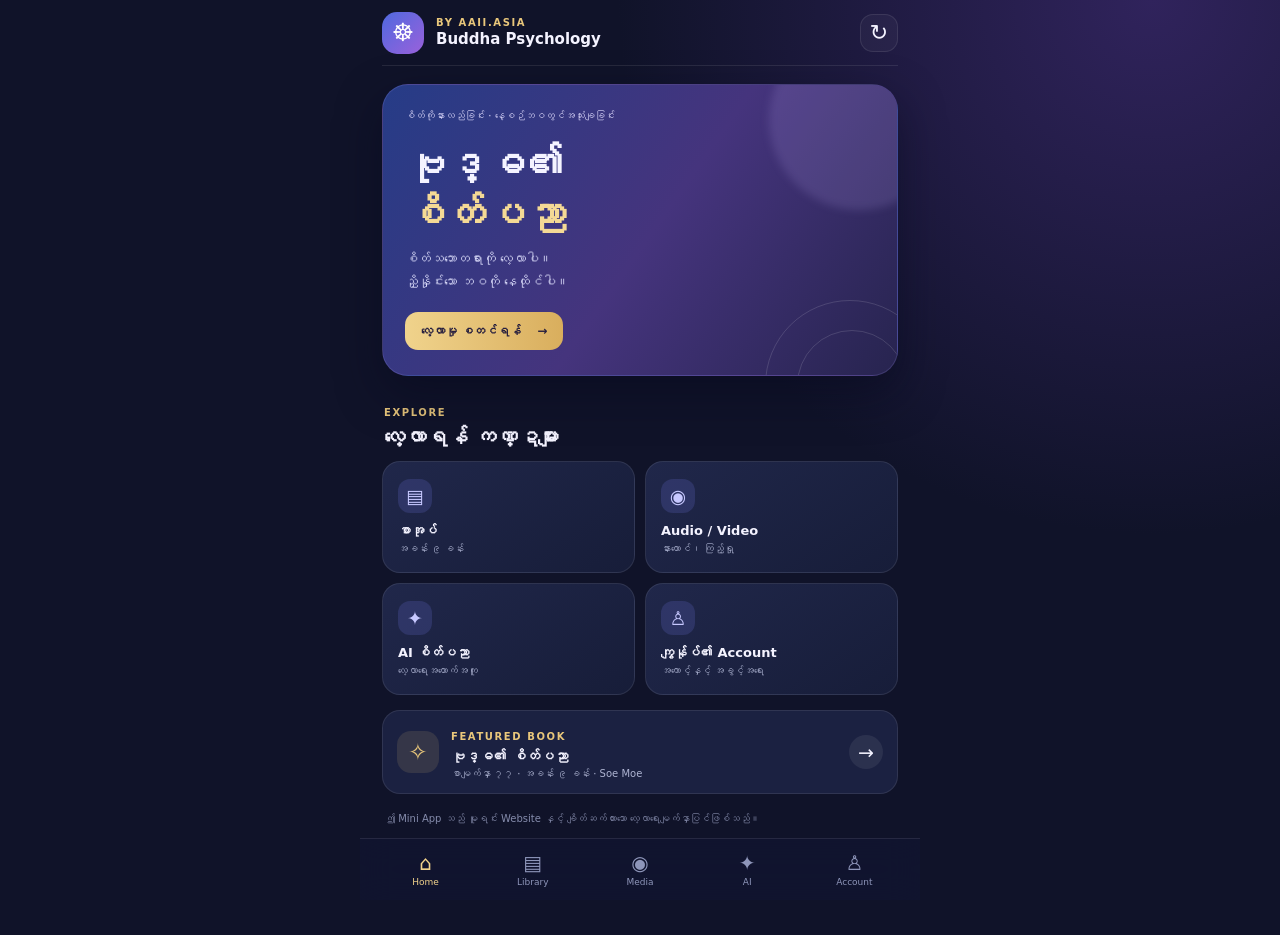
<file: telegram-ecosystem/public/miniapp/index.html>
<!doctype html>
<html lang="my">
<head>
  <meta charset="utf-8">
  <meta name="viewport" content="width=device-width, initial-scale=1, viewport-fit=cover">
  <meta name="theme-color" content="#11152f">
  <meta name="description" content="Buddha Psychology — စိတ်ကိုနားလည်၊ ဘဝကိုညှိနှိုင်း">
  <title>Buddha Psychology | Telegram Mini App</title>
  <link rel="stylesheet" href="./assets/app.css">
  <script src="https://telegram.org/js/telegram-web-app.js?64"></script>
</head>
<body>
<div class="app-shell">
  <header class="topbar">
    <div class="brand-mark" aria-hidden="true">☸</div>
    <div class="brand-copy"><div class="eyebrow">BY AAII.ASIA</div><div class="brand-title">Buddha Psychology</div></div>
    <button class="icon-button" id="refresh-button" aria-label="Refresh">↻</button>
  </header>
  <main>
    <section class="screen active" id="screen-home">
      <div class="hero-card">
        <div class="hero-glow"></div>
        <div class="hero-kicker">စိတ်ကိုနားလည်ခြင်း · နေ့စဉ်ဘဝတွင်အသုံးချခြင်း</div>
        <h1>ဗုဒ္ဓ၏<br><span>စိတ်ပညာ</span></h1>
        <p>စိတ်သဘောတရားကို လေ့လာပါ။<br>ညှိနှိုင်းသော ဘဝကို နေထိုင်ပါ။</p>
        <button class="primary-button" data-go="library">လေ့လာမှု စတင်ရန် <span>→</span></button>
        <div class="hero-orbit orbit-one"></div><div class="hero-orbit orbit-two"></div>
      </div>
      <div class="section-heading"><div><span class="eyebrow">EXPLORE</span><h2>လေ့လာရန် ကဏ္ဍများ</h2></div></div>
      <div class="quick-grid">
        <button class="quick-card" data-go="library"><span class="quick-icon">▤</span><b>စာအုပ်</b><small>အခန်း ၉ ခန်း</small></button>
        <button class="quick-card" data-go="media"><span class="quick-icon">◉</span><b>Audio / Video</b><small>နားထောင်၊ ကြည့်ရှု</small></button>
        <button class="quick-card" data-go="ai"><span class="quick-icon">✦</span><b>AI စိတ်ပညာ</b><small>လေ့လာရေးအထောက်အကူ</small></button>
        <button class="quick-card" data-go="account"><span class="quick-icon">♙</span><b>ကျွန်ုပ်၏ Account</b><small>အကောင့်နှင့် အခွင့်အရေး</small></button>
      </div>
      <div class="feature-card"><div class="feature-icon">✧</div><div><span class="eyebrow">FEATURED BOOK</span><h3>ဗုဒ္ဓ၏ စိတ်ပညာ</h3><p>စာမျက်နှာ ၇၇ · အခန်း ၉ ခန်း · Soe Moe</p></div><button class="round-arrow" data-go="library" aria-label="Open book">→</button></div>
      <p class="fine-print">ဤ Mini App သည် မူရင်း Website နှင့် ချိတ်ဆက်ထားသော လေ့လာရေးမျက်နှာပြင်ဖြစ်သည်။</p>
    </section>
    <section class="screen" id="screen-library">
      <div class="page-heading"><span class="eyebrow">COMPLETE BOOK</span><h1>စာအုပ် Library</h1><p>ဗုဒ္ဓ၏ စိတ်ပညာ · အခန်း ၉ ခန်း</p></div>
      <div class="book-banner"><div class="book-symbol">☸</div><div><b>ဗုဒ္ဓ၏ စိတ်ပညာ</b><small>Soe Moe · PDF စာမျက်နှာ ၇၇</small></div></div>
      <div class="notice"><b>ဖတ်ရှုခွင့်</b><span>အခန်း ၁ — Free · အခန်း ၂ မှ ၉ — Premium</span></div>
      <div id="chapter-list" class="chapter-list"><div class="loading">စာအုပ်စာရင်း ဖွင့်နေသည်…</div></div>
    </section>
    <section class="screen" id="screen-media">
      <div class="page-heading"><span class="eyebrow">LISTEN & WATCH</span><h1>Audio / Video</h1><p>နားထောင်ပါ။ ကြည့်ရှုပါ။ ပြန်လည်ဆင်ခြင်ပါ။</p></div>
      <div class="media-card"><div class="media-icon">◉</div><div><b>Audio Books</b><p>အသံဖိုင်များနှင့် တရားလေ့လာရေး</p><span class="status-pill">Library Sync ချိတ်ဆက်ရန်</span></div></div>
      <div class="media-card"><div class="media-icon">▷</div><div><b>Video Books</b><p>Video သင်ခန်းစာများနှင့် အကြောင်းအရာများ</p><span class="status-pill">Library Sync ချိတ်ဆက်ရန်</span></div></div>
      <p class="fine-print">Media ဖွင့်ခြင်းနှင့် Premium ခွင့်ပြုချက်ကို မူရင်း Server နှင့် ချိတ်ဆက်ပြီးမှ အသက်သွင်းမည်။</p>
    </section>
    <section class="screen" id="screen-ai">
      <div class="page-heading"><span class="eyebrow">AI LEARNING</span><h1>AI စိတ်ပညာ</h1><p>မိမိ၏ စိတ်နှင့် ခံစားချက်များကို လေ့လာရန် အထောက်အကူ။</p></div>
      <div class="ai-card"><div class="ai-orb">✦</div><h2>မိမိကိုယ်ကို သတိပြုလေ့လာပါ</h2><p>Mindfulness, Self-awareness နှင့် Reflective Practice များကို လေ့လာနိုင်ရန် ပြင်ဆင်ထားသည်။</p></div>
      <div class="notice warning"><b>AI Service အခြေအနေ</b><span>Live AI API ကို မချိတ်ဆက်ရသေးပါ။ လက်ရှိသည် သင်ယူရေး Preview သာဖြစ်သည်။</span></div>
      <p class="fine-print">ဤအကြောင်းအရာသည် ပညာရေးအတွက်သာဖြစ်ပြီး diagnosis, psychotherapy သို့မဟုတ် crisis care ကို အစားမထိုးပါ။</p>
    </section>
    <section class="screen" id="screen-membership">
      <div class="page-heading"><span class="eyebrow">MEMBERSHIP</span><h1>အသင်းဝင်ခွင့်</h1><p>Premium အခွင့်အရေးကို မူရင်း Admin Server မှ စစ်ဆေးမည်။</p></div>
      <div class="plan-card"><span class="eyebrow">FREE</span><h2>Free Explorer</h2><p>အခမဲ့အကြောင်းအရာများကို စတင်လေ့လာရန်။</p></div>
      <div class="plan-card"><span class="eyebrow">LIFETIME</span><h2>Lifetime App</h2><p>မူရင်း Buddha Psychology App အခွင့်အရေး။</p></div>
      <div class="plan-card"><span class="eyebrow">LIFETIME + BOOKS</span><h2>Lifetime App + Books</h2><p>App နှင့် စာအုပ်အခွင့်အရေး ပေါင်းစည်းထားသော Package။</p></div>
      <div class="notice warning"><b>Telegram Checkout ကို ယာယီပိတ်ထားသည်</b><span>Telegram အတွင်း digital goods/services ရောင်းချရာတွင် Telegram Stars (XTR) ကို အသုံးပြုရသည်။ Stars ဈေးနှုန်း၊ order verification နှင့် refund flow မပြီးမချင်း ဝယ်ယူမှုမဖွင့်ပါ။</span></div>
    </section>
    <section class="screen" id="screen-account">
      <div class="page-heading"><span class="eyebrow">MY ACCOUNT</span><h1>ကျွန်ုပ်၏ Account</h1><p>Telegram အကောင့်နှင့် Buddha Psychology အခွင့်အရေး။</p></div>
      <div class="account-card"><div class="avatar" id="avatar">BP</div><div><b id="account-name">Telegram မှ ဖွင့်ပါ</b><small id="account-handle">Login မလုပ်ရသေးပါ</small></div></div>
      <div class="account-row"><span>Telegram Login</span><b id="login-status">မချိတ်ဆက်ရသေး</b></div>
      <div class="account-row"><span>Buddha Psychology Account</span><b id="link-status">မချိတ်ဆက်ရသေး</b></div>
      <div class="account-row"><span>Premium Access</span><b id="premium-status">Server စစ်ဆေးရန်လို</b></div>
      <div class="notice warning"><b>Account ချိတ်ဆက်မှု</b><span>လက်ရှိ Admin Server V5.3 ၏ အတည်ပြုထားသော account-link API ကို မစစ်ဆေးရသေးပါ။ Password သို့မဟုတ် License Code ကို ဤနေရာတွင် မထည့်ပါနှင့်။</span></div>
      <button class="secondary-button" id="website-button">Official Website ဖွင့်ရန် ↗</button>
    </section>
  </main>
  <nav class="bottom-nav" aria-label="Main navigation">
    <button class="nav-item active" data-tab="home"><span>⌂</span><small>Home</small></button>
    <button class="nav-item" data-tab="library"><span>▤</span><small>Library</small></button>
    <button class="nav-item" data-tab="media"><span>◉</span><small>Media</small></button>
    <button class="nav-item" data-tab="ai"><span>✦</span><small>AI</small></button>
    <button class="nav-item" data-tab="account"><span>♙</span><small>Account</small></button>
  </nav>
  <div class="toast" id="toast" role="status" aria-live="polite"></div>
</div>
<script src="./assets/app.js"></script>
</body>
</html>
</file>
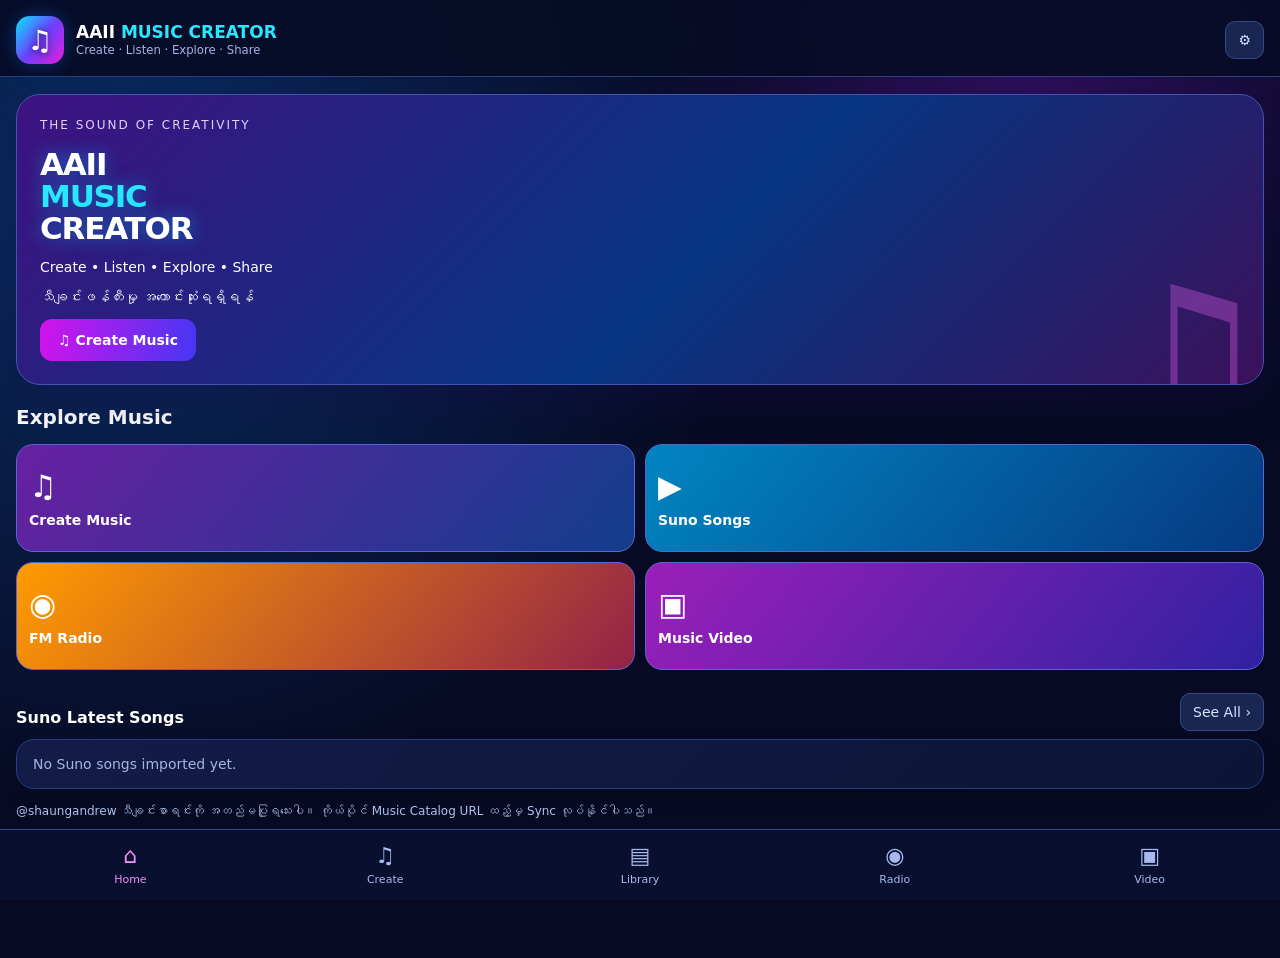
<file: app/src/main/assets/index.html>
<!DOCTYPE html><html lang="my"><head><meta charset="UTF-8"/><meta name="viewport" content="width=device-width,initial-scale=1,viewport-fit=cover"/><title>AAII Music Creator</title>
<style>
:root{color-scheme:dark;--blue:#05d8f9;--pink:#e124ed;--bg:#070a22;--card:#10183d;--sub:#a6b5e4}*{box-sizing:border-box}body{margin:0;background:radial-gradient(circle at 80% 2%,#321062 0,transparent 28%),radial-gradient(circle at 10% 20%,#092e66 0,transparent 45%),var(--bg);font-family:system-ui,"Noto Sans Myanmar",sans-serif;color:white;font-size:14px}button,input,textarea,select{font:inherit}button{border:0;cursor:pointer}header{position:sticky;top:0;background:#080c26ec;backdrop-filter:blur(14px);z-index:8;padding:16px 16px 12px;display:flex;align-items:center;gap:12px;border-bottom:1px solid #29407a}.logo{background:linear-gradient(130deg,#06e9ff,#6c40ff,#e81edc);display:grid;place-items:center;border-radius:14px;color:white;font-size:28px;width:48px;height:48px;text-shadow:0 1px 9px #030623;box-shadow:0 0 18px #166ff355}h1{font-size:17px;line-height:1;margin:0}small,.muted{color:var(--sub)}.screen{display:none;padding:17px 16px 125px;min-height:calc(100vh - 160px)}.screen.on{display:block}.hero{border:1px solid #4453b2;background:linear-gradient(135deg,#3f1281,#063582 55%,#3b115b);border-radius:24px;padding:23px;margin-bottom:20px;position:relative;overflow:hidden;box-shadow:0 12px 45px #170d4d60}.hero:after{content:'♫';position:absolute;right:-10px;bottom:-72px;color:#f368fd50;font-size:195px;line-height:1}.brand{font-size:31px;letter-spacing:-1.2px;line-height:1.04;font-weight:900;text-shadow:0 0 18px #03bffe80}.gradient{color:#28e7ff}.tag{font-size:12px;letter-spacing:2px;color:#e0d2ff}.button{color:white;background:linear-gradient(100deg,#d313ea,#4537f4);border-radius:12px;padding:13px 18px;font-weight:700}.secondary{color:#d3e4ff;background:#182650;border:1px solid #34488d;border-radius:10px;padding:10px 12px}.outline{background:none;border:1px solid #4857a3;color:white;border-radius:11px;padding:11px}.tiles{display:grid;grid-template-columns:repeat(2,1fr);gap:10px;margin:15px 0}.tile{border-radius:17px;padding:17px 12px;text-align:left;color:white;background:linear-gradient(130deg,#6820a1,#123e8c);border:1px solid #5865d5;min-height:108px;font-weight:700}.tile:nth-child(2){background:linear-gradient(130deg,#0185c1,#063981)}.tile:nth-child(3){background:linear-gradient(130deg,#ff9b00,#932248)}.tile:nth-child(4){background:linear-gradient(130deg,#9b1fba,#3021a1)}.tile b{display:block;font-size:31px;margin-bottom:8px}h2{font-size:20px;margin:8px 0 15px}h3{margin:23px 0 12px;font-size:16px}.card{background:linear-gradient(130deg,#121c47,#0c1535);border:1px solid #263c84;padding:16px;border-radius:18px;margin-bottom:11px;box-shadow:0 8px 19px #0002}.row{display:flex;align-items:center;gap:10px}.grow{flex:1;min-width:0}.songicon{width:51px;height:51px;border-radius:13px;background:linear-gradient(145deg,#ef2de9,#254bcd);display:grid;place-items:center;font-size:23px}.songtitle{font-weight:700;overflow:hidden;text-overflow:ellipsis;white-space:nowrap}label{display:block;color:#cddafa;font-size:13px;margin:15px 0 6px}input,textarea,select{width:100%;padding:13px 12px;background:#0e183b;border:1px solid #354d92;border-radius:12px;color:white;outline:none}textarea{min-height:135px;resize:vertical}input:focus,textarea:focus{border-color:#03d9f7}.filters{display:flex;gap:7px;overflow:auto;padding-bottom:9px}.pill{flex:0 0 auto;padding:9px 13px;border-radius:25px;background:#161d4a;color:#d3d6f5}.pill.sel{background:linear-gradient(90deg,#c724e3,#4e33e8);color:white}.section-actions{display:flex;gap:8px;flex-wrap:wrap;margin:12px 0 5px}.section-actions button{flex:1}.footer{position:fixed;bottom:0;left:0;right:0;z-index:11;display:flex;background:#0a1030f7;backdrop-filter:blur(20px);border-top:1px solid #354a90;padding:9px 3px max(env(safe-area-inset-bottom),10px);justify-content:space-between}.nav{width:20%;background:transparent;color:#a8b9ef;text-align:center;font-size:11px;padding:4px 0}.nav span{display:block;font-size:22px;margin-bottom:5px}.nav.sel{color:#f18ef5}.playerbox{padding:23px 14px;border:1px solid #5045a6;border-radius:22px;background:radial-gradient(circle at 50% 5%,#5b1578,#12245f 65%,#0b153e)}.album{margin:7px auto 25px;width:min(66vw,270px);aspect-ratio:1;background:linear-gradient(135deg,#071e57,#7b32cc,#f039b6);border-radius:26px;display:grid;place-items:center;font-size:110px;box-shadow:0 0 38px #5f35db72}.center{text-align:center}.notice{color:#aec2eb;font-size:12px;line-height:1.7}.good{color:#74ead8}.bad{color:#ff8f9e}.space{height:8px}.loader{position:fixed;inset:0;z-index:30;display:flex;flex-direction:column;justify-content:center;align-items:center;background:radial-gradient(circle,#311069,#060921 70%);transition:opacity .35s}.loader.hide{opacity:0;pointer-events:none}.loadmark{font-size:80px;filter:drop-shadow(0 0 20px #7d4aff)}.loadtitle{font-size:28px;font-weight:900}.loadbar{margin:30px 0;width:65%;height:5px;background:linear-gradient(90deg,#05daff,#ee27f3);border-radius:40px}.nowrap{white-space:nowrap}.hint{margin:8px 0 16px;color:#acbce4}.avatar{width:78px;height:78px;border-radius:50%;background:linear-gradient(145deg,#0ce8ff,#862fee);display:grid;place-items:center;font-size:35px;margin:auto}
</style></head><body>
<div class="loader" id="splash"><div class="loadmark">♫</div><div class="loadtitle">AAII MUSIC CREATOR</div><div class="tag">CREATE • SYNC • PLAY</div><div class="loadbar"></div><small>Powered by AAII.ASIA</small></div>
<header><div class="logo">♫</div><div class="grow"><h1>AAII <span class="gradient">MUSIC CREATOR</span></h1><small id="pagetitle">Create · Listen · Explore · Share</small></div><button class="secondary" onclick="go('settings')">⚙</button></header>
<main>
<section id="home" class="screen on"><div class="hero"><div class="tag">THE SOUND OF CREATIVITY</div><div class="brand" style="margin-top:16px">AAII<br><span class="gradient">MUSIC</span><br>CREATOR</div><p>Create • Listen • Explore • Share</p><p>သီချင်းဖန်တီးမှု အကောင်းဆုံးရရှိရန်</p><button class="button" onclick="go('studio')">♫ Create Music</button></div>
<h2>Explore Music</h2><div class="tiles"><button class="tile" onclick="go('studio')"><b>♫</b>Create Music</button><button class="tile" onclick="go('suno')"><b>▶</b>Suno Songs</button><button class="tile" onclick="go('radio')"><b>◉</b>FM Radio</button><button class="tile" onclick="go('video')"><b>▣</b>Music Video</button></div>
<div class="row"><h3 class="grow">Suno Latest Songs</h3><button class="secondary" onclick="go('suno')">See All ›</button></div><div id="latest"></div><p class="notice">@shaungandrew သီချင်းစာရင်းကို အတည်မပြုရသေးပါ။ ကိုယ်ပိုင် Music Catalog URL ထည့်မှ Sync လုပ်နိုင်ပါသည်။</p></section>
<section id="studio" class="screen"><h2>♫ Create Music</h2><p class="hint">Lyrics, song title နဲ့ Music Style ကို သိမ်းပြီး Suno မှာ Create လုပ်နိုင်ပါတယ်။</p>
<label>Song Title</label><input id="title" placeholder="သီချင်းအမည်"/>
<label>Music Style</label><select id="style"><option>Myanmar Pop</option><option>Rock</option><option>Traditional</option><option>EDM</option><option>Hip Hop</option><option>Ballad</option><option>Remix</option></select>
<label>Lyrics</label><textarea id="words" placeholder="သီချင်းစာသားရေးပါ..."></textarea>
<label>Suno Song Link (optional)</label><input id="slink" placeholder="https://suno.com/song/..."/>
<label>Direct Audio URL (optional, HTTPS)</label><input id="alink" placeholder="https://...mp3"/>
<label>Video Link (optional)</label><input id="vlink" placeholder="https://..."/>
<div class="section-actions"><button class="button" onclick="saveSong()">Save Song</button><button class="secondary" onclick="copyLyrics()">Copy Lyrics</button></div><button class="outline" style="width:100%" onclick="openUrl('https://suno.com/create')">Open Suno Create ↗</button></section>
<section id="suno" class="screen"><h2>Suno Songs — @shaungandrew</h2><div class="section-actions"><button class="button" onclick="sync()">↻ Sync Now</button><button class="secondary" onclick="openUrl('https://suno.com/@shaungandrew')">Open Profile ↗</button></div><p class="notice">Direct Suno account scraping မပါပါ။ Settings မှ သင့်ခွင့်ပြုထားသော HTTPS JSON Catalog Feed ကိုသာ Sync လုပ်ပါမည်။</p><div id="sunoitems"></div></section>
<section id="player" class="screen"><h2>Music Player</h2><div class="playerbox"><div class="album">♫</div><div class="center"><h2 id="nowtitle">Select a song</h2><p id="nowstyle" class="muted">AAII Music Creator</p></div><audio controls id="audio" style="width:100%;margin:20px 0"></audio><div class="section-actions"><button class="secondary" onclick="go('lyrics')">Lyrics</button><button class="secondary" onclick="favorite(currentId)">♡ Favorite</button><button class="secondary" onclick="openSongLink()">Suno ↗</button></div></div></section>
<section id="lyrics" class="screen"><h2>📝 Lyrics</h2><div class="card"><h3 id="lyricstitle">Select a song</h3><div id="lyricsbody" style="white-space:pre-wrap;line-height:2;font-size:15px;color:#dce4ff">Song lyrics will appear here.</div></div><button class="button" onclick="copyCurrentLyrics()">Copy Lyrics</button></section>
<section id="radio" class="screen"><h2>◉ Online FM Radio</h2><p class="notice">Internet radio ဖြစ်ပါတယ်။ ဖုန်း FM tuner မဟုတ်ပါ။ ကိုယ်ပိုင်ခွင့်ပြုထားသော HTTPS Radio Stream URL ကို ထည့်ပြီး Play လုပ်ပါ။</p><label>Radio Station Name</label><input id="rname" placeholder="My FM Station"/><label>HTTPS Radio Audio Stream</label><input id="rurl" placeholder="https://station.example/live.mp3"/><div class="section-actions"><button class="button" onclick="addRadio()">Save Station</button><button class="secondary" onclick="openUrl('https://www.radio-browser.info/')">Find Stations ↗</button></div><div id="radiolist"></div><audio id="radioaudio" controls style="width:100%;margin-top:12px"></audio></section>
<section id="video" class="screen"><h2>▣ Music Video</h2><div class="card"><h3>TikTok Collection</h3><p>@code2542 Music Videos</p><button class="button" onclick="openUrl('https://www.tiktok.com/@code2542/collection/Music-7664244547578120981')">Open TikTok Collection ↗</button></div><p class="notice">Suno Song / TikTok / YouTube သီချင်း Link တွေကို Song Library ကနေ Browser ဖြင့် ဖွင့်နိုင်ပါတယ်။</p><div id="videolist"></div></section>
<section id="library" class="screen"><h2>My Music Library</h2><div class="filters"><button class="pill sel" id="f-all" onclick="filterLib('all')">All</button><button class="pill" id="f-fav" onclick="filterLib('fav')">Favorites</button><button class="pill" id="f-suno" onclick="filterLib('suno')">Suno</button></div><input id="search" oninput="render()" placeholder="Search saved songs..."/><div id="librarylist" style="margin-top:13px"></div><button class="outline" onclick="go('studio')">＋ Add Song</button></section>
<section id="playlists" class="screen"><h2>My Playlists</h2><p class="hint">Favorite songs အလိုအလျောက် စုထားနိုင်ပါတယ်။</p><div class="card"><div class="row"><div class="songicon">♡</div><div class="grow"><b>My Favorites</b><div class="muted" id="favcount">0 songs</div></div><button class="secondary" onclick="filterLib('fav');go('library')">Open</button></div></div><div class="card"><div class="row"><div class="songicon">♫</div><div class="grow"><b>All Saved Songs</b><div class="muted" id="songcount">0 songs</div></div><button class="secondary" onclick="filterLib('all');go('library')">Open</button></div></div></section>
<section id="settings" class="screen"><h2>⚙ Settings</h2><div class="card"><h3>Suno Authorized Catalog Sync</h3><p class="notice">သင့် Server ပေါ်က JSON Feed URL သာ ထည့်ပါ။ Array of {title,lyrics,style,sunoUrl,audioUrl,videoUrl} objects ဖြစ်ရပါမည်။</p><label>Catalog HTTPS URL</label><input id="feed" placeholder="https://your-domain.com/songs.json"/><div class="section-actions"><button class="button" onclick="sync()">Sync Now</button><button class="secondary" onclick="saveFeed()">Save URL</button></div><p id="syncstatus" class="notice">No catalog feed configured.</p></div><div class="card"><h3>Import / Export</h3><button class="secondary" onclick="exportSongs()">Copy Songs as JSON</button><label>Paste JSON Song Array to Import</label><textarea id="importbox" placeholder='[{"title":"My Song","lyrics":"..."}]'></textarea><button class="button" onclick="importJson()">Import Song List</button></div></section>
<section id="profile" class="screen center"><div class="avatar">♫</div><h2>@shaungandrew</h2><p class="muted">AAII Music Creator</p><div class="card"><b id="profilecount">0</b><p class="muted">Saved Songs</p></div><button class="button" onclick="openUrl('https://suno.com/@shaungandrew')">View Suno Profile ↗</button><p class="hint">Powered by AAII.ASIA</p></section>
</main>
<nav class="footer"><button id="n-home" class="nav sel" onclick="go('home')"><span>⌂</span>Home</button><button id="n-studio" class="nav" onclick="go('studio')"><span>♫</span>Create</button><button id="n-library" class="nav" onclick="go('library')"><span>▤</span>Library</button><button id="n-radio" class="nav" onclick="go('radio')"><span>◉</span>Radio</button><button id="n-video" class="nav" onclick="go('video')"><span>▣</span>Video</button></nav>
<script>
var songs=[], radios=[], currentId='', libFilter='all';
try{songs=JSON.parse(localStorage.getItem('aaii_songs')||'[]');radios=JSON.parse(localStorage.getItem('aaii_radios')||'[]')}catch(e){songs=[];radios=[]}
document.getElementById('feed').value=localStorage.getItem('aaii_feed')||'';
function esc(s){return String(s==null?'':s).replace(/[&<>"']/g,function(c){return {'&':'&amp;','<':'&lt;','>':'&gt;','"':'&quot;',"'":'&#39;'}[c]})}
function persist(){localStorage.setItem('aaii_songs',JSON.stringify(songs));localStorage.setItem('aaii_radios',JSON.stringify(radios));render()}
function go(id){document.querySelectorAll('.screen').forEach(function(n){n.classList.toggle('on',n.id===id)});document.querySelectorAll('.nav').forEach(function(n){n.classList.toggle('sel',n.id==='n-'+id)});document.getElementById('pagetitle').textContent=id==='home'?'Create · Listen · Explore · Share':id.toUpperCase();scrollTo(0,0);render()}
function safeURL(u){try{var p=new URL(u);return p.protocol==='https:'?u:''}catch(e){return ''}}
function openUrl(u){if(safeURL(u))location.href=u;else alert('HTTPS link required')}
function saveSong(){var title=document.getElementById('title').value.trim();if(!title){alert('Enter song title');return}var id='m'+Date.now();songs.unshift({id:id,title:title,style:document.getElementById('style').value,lyrics:document.getElementById('words').value,sunoUrl:document.getElementById('slink').value.trim(),audioUrl:document.getElementById('alink').value.trim(),videoUrl:document.getElementById('vlink').value.trim(),fav:false});persist();alert('Song saved');go('library')}
function item(s){return '<div class="card row"><div class="songicon">♫</div><div class="grow"><div class="songtitle">'+esc(s.title)+'</div><small>'+esc(s.style||'Music')+'</small></div><button class="secondary" onclick="playId('+JSON.stringify(s.id).replace(/"/g,'&quot;')+')">▶</button><button class="secondary" onclick="favorite('+JSON.stringify(s.id).replace(/"/g,'&quot;')+')">'+(s.fav?'♥':'♡')+'</button></div>'}
function render(){var q=(document.getElementById('search').value||'').toLowerCase();var visible=songs.filter(function(s){return (libFilter==='all'||(libFilter==='fav'&&s.fav)||(libFilter==='suno'&&s.sunoUrl)) && s.title.toLowerCase().includes(q)});document.getElementById('librarylist').innerHTML=visible.map(item).join('')||'<p class="hint">Saved songs မရှိသေးပါ။ Create Music ထဲမှာ ထည့်ပါ။</p>';document.getElementById('latest').innerHTML=songs.slice(0,3).map(item).join('')||'<div class="card muted">No Suno songs imported yet.</div>';document.getElementById('sunoitems').innerHTML=songs.filter(function(s){return !!s.sunoUrl}).map(item).join('')||'<div class="card muted">No synchronized Suno songs yet.</div>';document.getElementById('videolist').innerHTML=songs.filter(function(s){return s.videoUrl}).map(function(s){return '<div class="card"><b>'+esc(s.title)+'</b><button class="secondary" onclick="openUrl('+JSON.stringify(s.videoUrl).replace(/"/g,'&quot;')+')">Open Video ↗</button></div>'}).join('');document.getElementById('favcount').textContent=songs.filter(function(s){return s.fav}).length+' songs';document.getElementById('songcount').textContent=songs.length+' songs';document.getElementById('profilecount').textContent=songs.length;document.getElementById('radiolist').innerHTML=radios.map(function(r,i){return '<div class="card row"><div class="grow">'+esc(r.name)+'</div><button class="button" onclick="playRadio('+i+')">▶ Play</button></div>'}).join('')}
function filterLib(v){libFilter=v;document.querySelectorAll('.pill').forEach(function(b){b.classList.remove('sel')});document.getElementById('f-'+v).classList.add('sel');render()}
function findSong(id){return songs.find(function(s){return s.id===id})}
function playId(id){var s=findSong(id);if(!s)return;currentId=id;document.getElementById('nowtitle').textContent=s.title;document.getElementById('nowstyle').textContent=s.style||'Song';document.getElementById('lyricstitle').textContent=s.title;document.getElementById('lyricsbody').textContent=s.lyrics||'Lyrics not available';document.getElementById('audio').src=safeURL(s.audioUrl)||'';go('player');if(!safeURL(s.audioUrl))alert('Direct HTTPS audio URL မရှိသေးပါ။ Suno Link ရှိရင် Open Suno ကိုနှိပ်ပါ။')}
function favorite(id){var s=findSong(id);if(!s)return;s.fav=!s.fav;persist()}
function openSongLink(){var s=findSong(currentId);if(s&&s.sunoUrl)openUrl(s.sunoUrl);else alert('Suno song link not set')}
function copyText(t){if(window.AAII&&AAII.copyText){AAII.copyText(t);alert('Copied')}else if(navigator.clipboard){navigator.clipboard.writeText(t).then(function(){alert('Copied')})}}
function copyLyrics(){copyText(document.getElementById('words').value)}
function copyCurrentLyrics(){var s=findSong(currentId);if(s)copyText(s.lyrics||'')}
function saveFeed(){localStorage.setItem('aaii_feed',document.getElementById('feed').value.trim());document.getElementById('syncstatus').textContent='Catalog saved.'}
function addBatch(a){if(!Array.isArray(a))throw new Error('Expected JSON array');var count=0;a.forEach(function(x){if(!x||!x.title)return;var link=String(x.sunoUrl||x.url||'').trim();var old=songs.find(function(s){return link&&s.sunoUrl===link});if(old){old.title=x.title;old.lyrics=x.lyrics||old.lyrics;old.style=x.style||old.style;old.audioUrl=x.audioUrl||old.audioUrl;old.videoUrl=x.videoUrl||old.videoUrl}else{songs.unshift({id:'imp'+Date.now()+Math.random(),title:String(x.title),lyrics:String(x.lyrics||''),style:String(x.style||''),sunoUrl:link,audioUrl:String(x.audioUrl||''),videoUrl:String(x.videoUrl||''),fav:false});count++}});persist();return count}
function importJson(){try{var n=addBatch(JSON.parse(document.getElementById('importbox').value));alert(n+' new songs imported');document.getElementById('importbox').value=''}catch(e){alert('Invalid Song JSON: '+e.message)}}
function exportSongs(){copyText(JSON.stringify(songs,null,2))}
function feedResult(str,err){if(err){document.getElementById('syncstatus').textContent='Sync failed: '+err;return}try{var feed=JSON.parse(str);var n=addBatch(Array.isArray(feed)?feed:feed.songs);document.getElementById('syncstatus').textContent='Sync complete: '+n+' new songs';go('suno')}catch(e){document.getElementById('syncstatus').textContent='Catalog error: '+e.message}}
function sync(){var f=localStorage.getItem('aaii_feed')||document.getElementById('feed').value.trim();if(!safeURL(f)){go('settings');alert('Settings ထဲမှာ HTTPS JSON Catalog URL ထည့်ပါ။');return}document.getElementById('syncstatus').textContent='Syncing...';if(window.AAII&&AAII.fetchFeed){AAII.fetchFeed(f)}else{fetch(f).then(function(r){return r.text()}).then(function(t){feedResult(t,'')}).catch(function(e){feedResult('',String(e))})}}
function addRadio(){var name=document.getElementById('rname').value.trim(),url=document.getElementById('rurl').value.trim();if(!name||!safeURL(url)){alert('Station Name and HTTPS stream URL required');return}radios.push({name:name,url:url});persist()}
function playRadio(i){var r=radios[i];if(!r)return;document.getElementById('radioaudio').src=r.url;document.getElementById('radioaudio').play().catch(function(){alert('Stream is unavailable or unsupported')})}
function importShared(text){if(safeURL(text)){document.getElementById('slink').value=text;go('studio')}else{document.getElementById('words').value=text;go('studio')}}
setTimeout(function(){document.getElementById('splash').classList.add('hide')},950);render();
</script></body></html>
</file>
<file: telegram-ecosystem/public/miniapp/assets/app.css>
:root{color-scheme:dark;--bg:#101329;--panel:#1a2040;--text:#f4f3ff;--muted:#aeb4d2;--gold:#e9c77b;--line:rgba(255,255,255,.09)}
*{box-sizing:border-box}html,body{margin:0;min-height:100%;background:var(--bg);color:var(--text);font-family:Inter,"Noto Sans Myanmar","Myanmar Text",system-ui,sans-serif}body{background:radial-gradient(circle at 90% 0%,#30235c 0,transparent 36%),var(--bg)}button{font:inherit;color:inherit;cursor:pointer}.app-shell{max-width:560px;min-height:100dvh;margin:0 auto;padding:env(safe-area-inset-top) 16px calc(92px + env(safe-area-inset-bottom));position:relative}.topbar{height:66px;display:flex;align-items:center;gap:12px;border-bottom:1px solid var(--line)}.brand-mark{width:42px;height:42px;border-radius:15px;display:grid;place-items:center;background:linear-gradient(135deg,#4f69df,#9a61db);font-size:25px;color:#fff}.brand-copy{flex:1}.eyebrow{font-size:10px;letter-spacing:1.6px;color:var(--gold);font-weight:800}.brand-title{font-size:15px;font-weight:800;margin-top:2px}.icon-button{width:38px;height:38px;border:1px solid var(--line);border-radius:13px;background:#ffffff0a;font-size:22px}.screen{display:none;padding-top:18px}.screen.active{display:block}.hero-card{min-height:260px;padding:25px 22px;border:1px solid #a9a0ff2b;border-radius:26px;position:relative;overflow:hidden;background:linear-gradient(125deg,#263c87,#45347d 52%,#27244f);box-shadow:0 18px 44px #070a1e88}.hero-glow{position:absolute;width:180px;height:180px;right:-52px;top:-55px;border-radius:50%;background:#c4b4ff25;filter:blur(4px)}.hero-kicker{position:relative;font-size:10px;color:#e0ddff}.hero-card h1{position:relative;margin:18px 0 8px;font-size:34px;line-height:1.25}.hero-card h1 span{color:#f4d995}.hero-card p{position:relative;color:#e1e2ff;font-size:13px;line-height:1.8;margin:0 0 18px}.primary-button{position:relative;border:0;border-radius:13px;padding:12px 16px;background:linear-gradient(90deg,#f0d38c,#d9ae5d);color:#28203f;font-weight:800;font-size:12px}.primary-button span{padding-left:12px}.hero-orbit{position:absolute;border:1px solid #ffffff22;border-radius:50%;pointer-events:none}.orbit-one{width:170px;height:170px;right:-38px;bottom:-95px}.orbit-two{width:110px;height:110px;right:-10px;bottom:-65px}.section-heading{display:flex;align-items:end;justify-content:space-between;margin:25px 2px 12px}.section-heading h2,.page-heading h1{font-size:21px;margin:5px 0 0}.quick-grid{display:grid;grid-template-columns:1fr 1fr;gap:10px}.quick-card{text-align:left;border:1px solid var(--line);border-radius:18px;padding:15px;background:linear-gradient(145deg,#20274a,#171d39);min-height:112px}.quick-icon{width:34px;height:34px;border-radius:12px;display:grid;place-items:center;background:#7c7ef52c;color:#c7c8ff;font-size:19px;margin-bottom:10px}.quick-card b{display:block;font-size:13px}.quick-card small{display:block;color:var(--muted);font-size:10px;margin-top:5px}.feature-card{display:flex;align-items:center;gap:12px;padding:14px;margin-top:15px;border:1px solid var(--line);border-radius:18px;background:#1b2141}.feature-icon{width:42px;height:42px;border-radius:14px;display:grid;place-items:center;background:#e7c77a20;color:var(--gold);font-size:23px}.feature-card>div:nth-child(2){flex:1}.feature-card h3{margin:4px 0;font-size:14px}.feature-card p{margin:0;color:var(--muted);font-size:10px}.round-arrow{width:34px;height:34px;border:0;border-radius:50%;background:#ffffff12;font-size:19px}.fine-print{color:#858cac;font-size:10px;line-height:1.7;margin:16px 3px}.page-heading{margin:8px 2px 18px}.page-heading h1{font-size:23px}.page-heading p{color:var(--muted);font-size:12px;line-height:1.7;margin:8px 0 0}.book-banner,.account-card{display:flex;align-items:center;gap:13px;padding:16px;border-radius:18px;background:linear-gradient(120deg,#263a7b,#493579);margin-bottom:13px}.book-symbol{width:48px;height:56px;display:grid;place-items:center;border-radius:10px;background:#f0d58b;color:#473c6e;font-size:27px}.book-banner b,.account-card b{display:block;font-size:14px}.book-banner small,.account-card small{display:block;color:#d4d5f3;font-size:10px;margin-top:5px}.notice{display:flex;flex-direction:column;gap:5px;padding:13px 14px;border-radius:14px;border:1px solid #d8bd6a38;background:#d8bd6a12;margin:12px 0}.notice b{font-size:12px;color:var(--gold)}.notice span{font-size:11px;color:#d7d8e9;line-height:1.7}.notice.warning{border-color:#e2b46a33;background:#d69e3710}.chapter-list{display:grid;gap:8px;margin-top:14px}.chapter-row{display:flex;align-items:center;gap:11px;padding:12px;border:1px solid var(--line);border-radius:14px;background:#1a2040}.chapter-num{width:32px;height:32px;border-radius:10px;display:grid;place-items:center;background:#7782ef24;color:#d5d5ff;font-weight:800;font-size:12px}.chapter-copy{flex:1;min-width:0}.chapter-copy b{display:block;font-size:11px;line-height:1.55}.chapter-copy small{display:block;color:var(--muted);font-size:9px;margin-top:4px}.chapter-action{border:0;border-radius:10px;padding:8px 10px;background:#ffffff12;font-size:10px}.chapter-action.free{background:#d8bd6a24;color:#f0d48f}.media-card,.plan-card{padding:16px;border:1px solid var(--line);border-radius:18px;background:linear-gradient(145deg,#20274a,#171d39);margin-bottom:11px}.media-card{display:flex;align-items:center;gap:13px}.media-icon{width:46px;height:46px;flex:none;border-radius:15px;background:#7e7bea24;color:#c8c4ff;display:grid;place-items:center;font-size:24px}.media-card b{font-size:14px}.media-card p,.plan-card p{color:var(--muted);font-size:11px;line-height:1.7;margin:6px 0}.status-pill{font-size:9px;color:var(--gold)}.ai-card{text-align:center;padding:25px 18px;border-radius:20px;background:linear-gradient(145deg,#273a7b,#4b3278);border:1px solid #ffffff18}.ai-orb{margin:0 auto 12px;width:66px;height:66px;border-radius:50%;display:grid;place-items:center;background:linear-gradient(135deg,#f3d68d,#a58af8);color:#2b2550;font-size:29px;box-shadow:0 0 38px #a48bf666}.ai-card h2{font-size:17px}.ai-card p{color:#e0e1f8;font-size:11px;line-height:1.8}.plan-card h2{font-size:16px;margin:7px 0}.account-card{background:#20264a}.avatar{width:46px;height:46px;flex:none;border-radius:50%;display:grid;place-items:center;background:linear-gradient(135deg,#6682f3,#a16ee0);font-weight:900}.account-row{display:flex;justify-content:space-between;gap:10px;padding:14px 4px;border-bottom:1px solid var(--line);font-size:11px}.account-row span{color:var(--muted)}.account-row b{font-size:10px;text-align:right}.secondary-button{width:100%;border:1px solid #9a8cf466;border-radius:13px;padding:13px;background:#8276e51b;margin-top:12px;font-size:12px;font-weight:700}.bottom-nav{position:fixed;z-index:5;bottom:0;left:50%;transform:translateX(-50%);width:min(560px,100%);padding:9px 12px calc(9px + env(safe-area-inset-bottom));display:grid;grid-template-columns:repeat(5,1fr);background:#11152ff2;border-top:1px solid var(--line);backdrop-filter:blur(16px)}.nav-item{border:0;background:none;color:#8e96ba;display:flex;flex-direction:column;align-items:center;gap:3px;padding:4px}.nav-item span{font-size:20px;line-height:1.1}.nav-item small{font-size:9px}.nav-item.active{color:#f1d38c}.toast{position:fixed;z-index:10;bottom:92px;left:50%;transform:translate(-50%,10px);opacity:0;pointer-events:none;background:#2b3155;border:1px solid var(--line);padding:10px 14px;border-radius:12px;font-size:11px;transition:.2s;max-width:calc(100% - 36px);text-align:center}.toast.show{opacity:1;transform:translate(-50%,0)}.loading{padding:20px;text-align:center;color:var(--muted);font-size:11px}@media(min-width:560px){.app-shell{padding-left:22px;padding-right:22px}.hero-card{min-height:290px}.hero-card h1{font-size:40px}}
</file>
